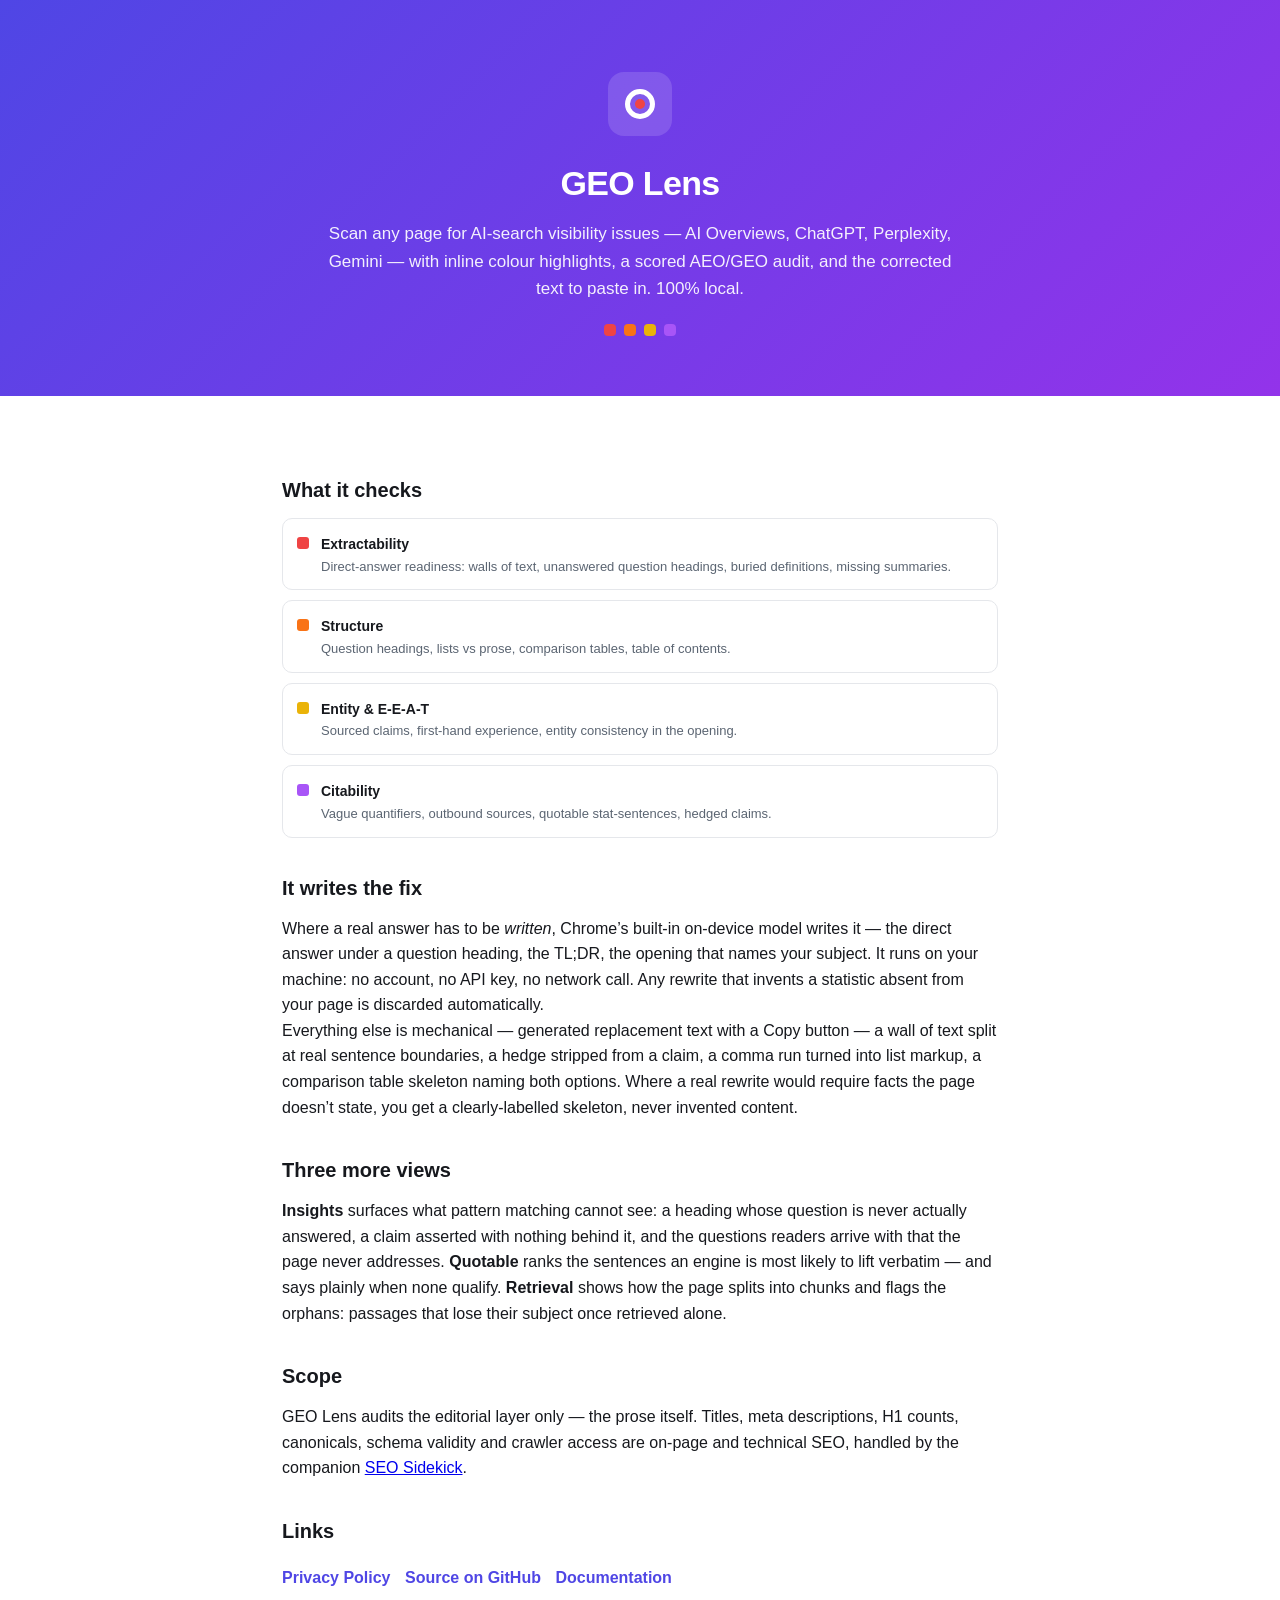
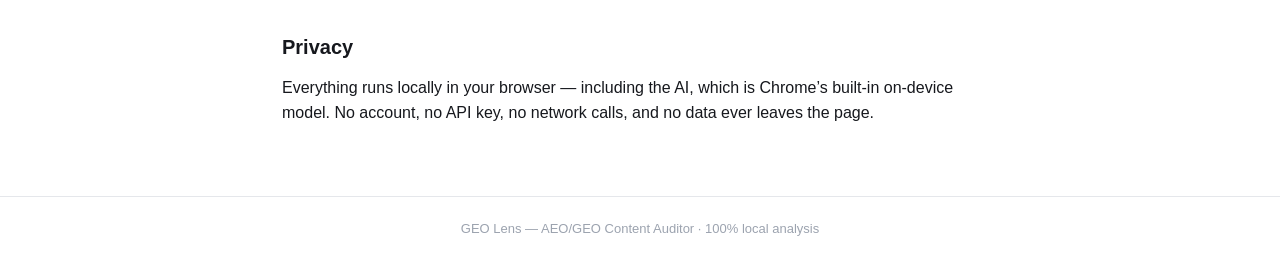
<file: index.html>
<!doctype html>
<html lang="en">
<head>
  <meta charset="utf-8">
  <meta name="viewport" content="width=device-width, initial-scale=1">
  <title>GEO Lens — AEO/GEO Content Auditor</title>
  <meta name="description" content="A Chrome extension that scans any page for AI-search visibility issues (AI Overviews, ChatGPT, Perplexity, Gemini) and highlights them inline with a scored AEO/GEO audit. 100% local.">
  <style>
    :root { --red:#EF4444; --orange:#F97316; --yellow:#EAB308; --blue:#3B82F6; --purple:#A855F7; --accent:#4F46E5; }
    * { box-sizing: border-box; margin: 0; padding: 0; }
    body { font-family: -apple-system, BlinkMacSystemFont, 'Segoe UI', Roboto, Helvetica, Arial, sans-serif; color: #16181d; background: #fff; line-height: 1.6; }
    .hero { background: linear-gradient(135deg, #4F46E5, #9333EA); color: #fff; padding: 72px 22px 60px; text-align: center; }
    .logo { width: 64px; height: 64px; border-radius: 16px; background: rgba(255,255,255,.14); display: inline-flex; align-items: center; justify-content: center; margin-bottom: 20px; }
    .logo .lens { width: 30px; height: 30px; border: 5px solid #fff; border-radius: 50%; position: relative; }
    .logo .lens::after { content: ''; position: absolute; width: 10px; height: 10px; background: var(--red); border-radius: 50%; top: 5px; left: 5px; }
    h1 { font-size: 34px; letter-spacing: -0.02em; }
    .tag { font-size: 17px; opacity: .92; margin-top: 10px; max-width: 640px; margin-left: auto; margin-right: auto; }
    .dots { margin-top: 22px; display: flex; gap: 8px; justify-content: center; }
    .dots i { width: 12px; height: 12px; border-radius: 4px; display: inline-block; }
    .wrap { max-width: 760px; margin: 0 auto; padding: 44px 22px 70px; }
    h2 { font-size: 20px; margin: 34px 0 12px; }
    .cats { display: grid; gap: 10px; }
    .cat { display: flex; gap: 12px; align-items: flex-start; border: 1px solid #e5e7eb; border-radius: 10px; padding: 12px 14px; }
    .cat .sw { width: 12px; height: 12px; border-radius: 3px; margin-top: 6px; flex: 0 0 auto; }
    .cat b { font-size: 14px; } .cat p { font-size: 13px; color: #5b6572; }
    .links a { display: inline-block; margin: 6px 10px 6px 0; color: var(--accent); font-weight: 600; text-decoration: none; }
    .links a:hover { text-decoration: underline; }
    footer { border-top: 1px solid #e5e7eb; padding: 22px; text-align: center; color: #9ca3af; font-size: 13px; }
    @media (prefers-color-scheme: dark) {
      body { background: #0f1115; color: #e5e7eb; }
      .cat { border-color: #232a36; } .cat p { color: #9aa4b2; }
      footer { border-color: #232a36; }
    }
  </style>
</head>
<body>
  <div class="hero">
    <div class="logo"><span class="lens"></span></div>
    <h1>GEO Lens</h1>
    <p class="tag">Scan any page for AI-search visibility issues — AI Overviews, ChatGPT, Perplexity, Gemini — with inline colour highlights, a scored AEO/GEO audit, and the corrected text to paste in. 100% local.</p>
    <div class="dots">
      <i style="background:var(--red)"></i><i style="background:var(--orange)"></i>
      <i style="background:var(--yellow)"></i><i style="background:var(--purple)"></i>
    </div>
  </div>

  <div class="wrap">
    <h2>What it checks</h2>
    <div class="cats">
      <div class="cat"><span class="sw" style="background:var(--red)"></span><div><b>Extractability</b><p>Direct-answer readiness: walls of text, unanswered question headings, buried definitions, missing summaries.</p></div></div>
      <div class="cat"><span class="sw" style="background:var(--orange)"></span><div><b>Structure</b><p>Question headings, lists vs prose, comparison tables, table of contents.</p></div></div>
      <div class="cat"><span class="sw" style="background:var(--yellow)"></span><div><b>Entity &amp; E-E-A-T</b><p>Sourced claims, first-hand experience, entity consistency in the opening.</p></div></div>
      <div class="cat"><span class="sw" style="background:var(--purple)"></span><div><b>Citability</b><p>Vague quantifiers, outbound sources, quotable stat-sentences, hedged claims.</p></div></div>
    </div>

    <h2>It writes the fix</h2>
    <p>Where a real answer has to be <i>written</i>, Chrome&rsquo;s built-in on-device model writes it &mdash; the direct answer under a question heading, the TL;DR, the opening that names your subject. It runs on your machine: no account, no API key, no network call. Any rewrite that invents a statistic absent from your page is discarded automatically.</p>
    <p>Everything else is mechanical &mdash; generated replacement text with a Copy button — a wall of text split at real sentence boundaries, a hedge stripped from a claim, a comma run turned into list markup, a comparison table skeleton naming both options. Where a real rewrite would require facts the page doesn&rsquo;t state, you get a clearly-labelled skeleton, never invented content.</p>

    <h2>Three more views</h2>
    <p><b>Insights</b> surfaces what pattern matching cannot see: a heading whose question is never actually answered, a claim asserted with nothing behind it, and the questions readers arrive with that the page never addresses. <b>Quotable</b> ranks the sentences an engine is most likely to lift verbatim — and says plainly when none qualify. <b>Retrieval</b> shows how the page splits into chunks and flags the orphans: passages that lose their subject once retrieved alone.</p>

    <h2>Scope</h2>
    <p>GEO Lens audits the editorial layer only — the prose itself. Titles, meta descriptions, H1 counts, canonicals, schema validity and crawler access are on-page and technical SEO, handled by the companion <a href="https://github.com/bobadesiddesh1-cmyk/seo-sidekick">SEO Sidekick</a>.</p>

    <h2>Links</h2>
    <p class="links">
      <a href="./store/privacy-policy.html">Privacy Policy</a>
      <a href="https://github.com/bobadesiddesh1-cmyk/seo-ce-aeo-geo-checker">Source on GitHub</a>
      <a href="./geo-lens/README.md">Documentation</a>
    </p>

    <h2>Privacy</h2>
    <p>Everything runs locally in your browser &mdash; including the AI, which is Chrome&rsquo;s built-in on-device model. No account, no API key, no network calls, and no data ever leaves the page.</p>
  </div>

  <footer>GEO Lens — AEO/GEO Content Auditor · 100% local analysis</footer>
</body>
</html>
</file>
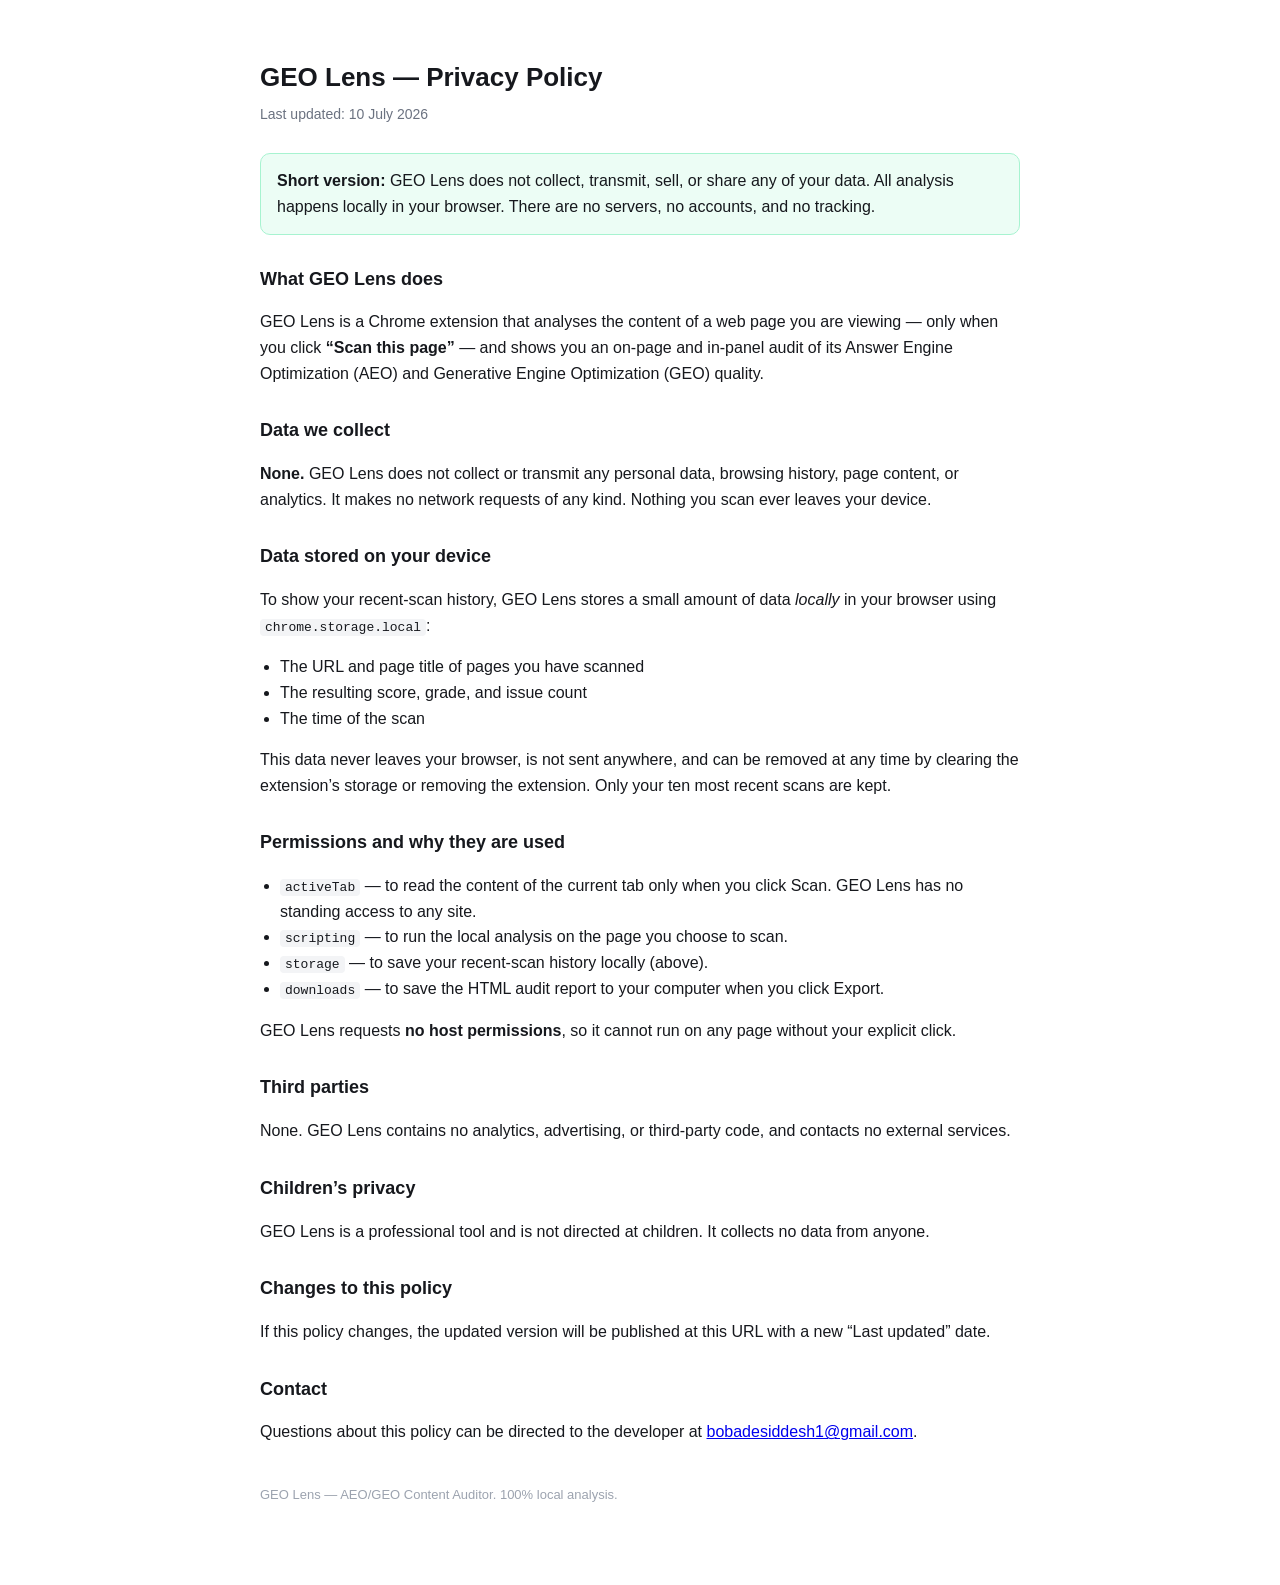
<file: store/privacy-policy.html>
<!doctype html>
<html lang="en">
<head>
  <meta charset="utf-8">
  <meta name="viewport" content="width=device-width, initial-scale=1">
  <title>GEO Lens — Privacy Policy</title>
  <style>
    body { max-width: 760px; margin: 0 auto; padding: 40px 22px 80px; font-family: -apple-system, BlinkMacSystemFont, 'Segoe UI', Roboto, Helvetica, Arial, sans-serif; color: #16181d; line-height: 1.6; }
    h1 { font-size: 26px; margin-bottom: 4px; }
    .sub { color: #6b7280; font-size: 14px; margin-bottom: 28px; }
    h2 { font-size: 18px; margin-top: 30px; }
    code { background: #f3f4f6; padding: 1px 5px; border-radius: 4px; font-size: 13px; }
    ul { padding-left: 20px; }
    .box { background: #ecfdf5; border: 1px solid #a7f3d0; border-radius: 10px; padding: 14px 16px; margin: 20px 0; }
    footer { margin-top: 40px; color: #9ca3af; font-size: 13px; }
    @media (prefers-color-scheme: dark) {
      body { background: #0f1115; color: #e5e7eb; }
      code { background: #1f2430; }
      .box { background: #06281f; border-color: #0f5132; }
    }
  </style>
</head>
<body>
  <h1>GEO Lens — Privacy Policy</h1>
  <div class="sub">Last updated: 10 July 2026</div>

  <div class="box">
    <strong>Short version:</strong> GEO Lens does not collect, transmit, sell, or
    share any of your data. All analysis happens locally in your browser. There
    are no servers, no accounts, and no tracking.
  </div>

  <h2>What GEO Lens does</h2>
  <p>
    GEO Lens is a Chrome extension that analyses the content of a web page you
    are viewing — only when you click <strong>“Scan this page”</strong> — and
    shows you an on-page and in-panel audit of its Answer Engine Optimization
    (AEO) and Generative Engine Optimization (GEO) quality.
  </p>

  <h2>Data we collect</h2>
  <p><strong>None.</strong> GEO Lens does not collect or transmit any personal
  data, browsing history, page content, or analytics. It makes no network
  requests of any kind. Nothing you scan ever leaves your device.</p>

  <h2>Data stored on your device</h2>
  <p>
    To show your recent-scan history, GEO Lens stores a small amount of data
    <em>locally</em> in your browser using <code>chrome.storage.local</code>:
  </p>
  <ul>
    <li>The URL and page title of pages you have scanned</li>
    <li>The resulting score, grade, and issue count</li>
    <li>The time of the scan</li>
  </ul>
  <p>
    This data never leaves your browser, is not sent anywhere, and can be
    removed at any time by clearing the extension’s storage or removing the
    extension. Only your ten most recent scans are kept.
  </p>

  <h2>Permissions and why they are used</h2>
  <ul>
    <li><code>activeTab</code> — to read the content of the current tab only when
      you click Scan. GEO Lens has no standing access to any site.</li>
    <li><code>scripting</code> — to run the local analysis on the page you choose
      to scan.</li>
    <li><code>storage</code> — to save your recent-scan history locally (above).</li>
    <li><code>downloads</code> — to save the HTML audit report to your computer
      when you click Export.</li>
  </ul>
  <p>GEO Lens requests <strong>no host permissions</strong>, so it cannot run on
  any page without your explicit click.</p>

  <h2>Third parties</h2>
  <p>None. GEO Lens contains no analytics, advertising, or third-party code, and
  contacts no external services.</p>

  <h2>Children’s privacy</h2>
  <p>GEO Lens is a professional tool and is not directed at children. It collects
  no data from anyone.</p>

  <h2>Changes to this policy</h2>
  <p>If this policy changes, the updated version will be published at this URL
  with a new “Last updated” date.</p>

  <h2>Contact</h2>
  <p>Questions about this policy can be directed to the developer at
  <a href="mailto:bobadesiddesh1@gmail.com">bobadesiddesh1@gmail.com</a>.</p>

  <footer>GEO Lens — AEO/GEO Content Auditor. 100% local analysis.</footer>
</body>
</html>
</file>
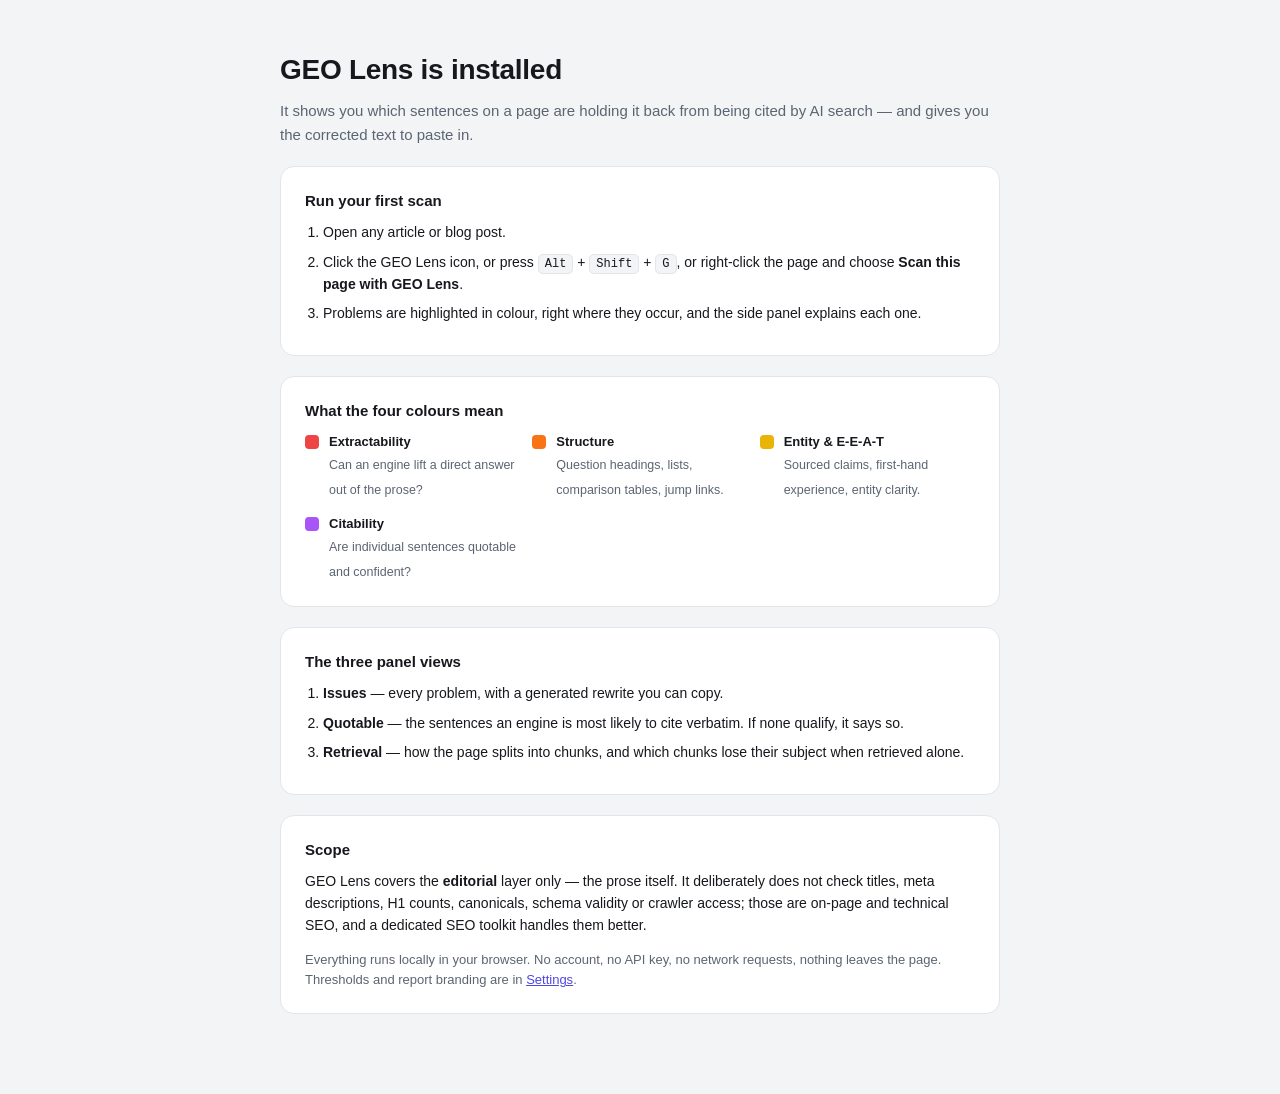
<file: geo-lens/onboarding/welcome.html>
<!doctype html>
<html lang="en">
<head>
  <meta charset="utf-8">
  <meta name="viewport" content="width=device-width, initial-scale=1">
  <title>Welcome to GEO Lens</title>
  <style>
    :root { --bg:#f3f4f6; --card:#fff; --text:#16181d; --dim:#5b6572; --border:#e2e5ea; --accent:#4F46E5; }
    @media (prefers-color-scheme: dark) {
      :root { --bg:#101216; --card:#181b21; --text:#eceef2; --dim:#9aa4b2; --border:#2c313b; }
    }
    * { box-sizing:border-box; margin:0; padding:0; }
    body { background:var(--bg); color:var(--text); line-height:1.55;
      font-family:'Inter',-apple-system,BlinkMacSystemFont,'Segoe UI',Roboto,Helvetica,Arial,sans-serif;
      padding:48px 20px 80px; }
    .wrap { max-width:720px; margin:0 auto; }
    h1 { font-size:28px; letter-spacing:-0.01em; }
    .sub { color:var(--dim); font-size:15px; margin-top:8px; }
    .card { background:var(--card); border:1px solid var(--border); border-radius:14px; padding:22px 24px; margin-top:20px; }
    h2 { font-size:15px; margin-bottom:10px; }
    ol { margin-left:18px; }
    li { margin-bottom:8px; font-size:14px; }
    .legend { display:grid; grid-template-columns:repeat(auto-fit,minmax(200px,1fr)); gap:12px; margin-top:6px; }
    .cat { display:flex; gap:10px; align-items:flex-start; }
    .sw { width:14px; height:14px; border-radius:4px; flex:0 0 auto; margin-top:3px; }
    .cat b { font-size:13px; display:block; }
    .cat span { font-size:12.5px; color:var(--dim); }
    .kbd { font-family:ui-monospace,SFMono-Regular,Menlo,Consolas,monospace; font-size:12px;
      border:1px solid var(--border); border-radius:5px; padding:2px 6px; background:var(--bg); }
    .note { font-size:13px; color:var(--dim); margin-top:14px; }
    a { color:var(--accent); }
  </style>
</head>
<body>
<div class="wrap">
  <h1>GEO Lens is installed</h1>
  <p class="sub">It shows you which sentences on a page are holding it back from being cited by AI search — and gives you the corrected text to paste in.</p>

  <div class="card">
    <h2>Run your first scan</h2>
    <ol>
      <li>Open any article or blog post.</li>
      <li>Click the GEO Lens icon, or press <span class="kbd">Alt</span> + <span class="kbd">Shift</span> + <span class="kbd">G</span>, or right-click the page and choose <b>Scan this page with GEO Lens</b>.</li>
      <li>Problems are highlighted in colour, right where they occur, and the side panel explains each one.</li>
    </ol>
  </div>

  <div class="card">
    <h2>What the four colours mean</h2>
    <div class="legend">
      <div class="cat"><span class="sw" style="background:#EF4444"></span><div><b>Extractability</b><span>Can an engine lift a direct answer out of the prose?</span></div></div>
      <div class="cat"><span class="sw" style="background:#F97316"></span><div><b>Structure</b><span>Question headings, lists, comparison tables, jump links.</span></div></div>
      <div class="cat"><span class="sw" style="background:#EAB308"></span><div><b>Entity &amp; E-E-A-T</b><span>Sourced claims, first-hand experience, entity clarity.</span></div></div>
      <div class="cat"><span class="sw" style="background:#A855F7"></span><div><b>Citability</b><span>Are individual sentences quotable and confident?</span></div></div>
    </div>
  </div>

  <div class="card">
    <h2>The three panel views</h2>
    <ol>
      <li><b>Issues</b> — every problem, with a generated rewrite you can copy.</li>
      <li><b>Quotable</b> — the sentences an engine is most likely to cite verbatim. If none qualify, it says so.</li>
      <li><b>Retrieval</b> — how the page splits into chunks, and which chunks lose their subject when retrieved alone.</li>
    </ol>
  </div>

  <div class="card">
    <h2>Scope</h2>
    <p style="font-size:14px">GEO Lens covers the <b>editorial</b> layer only — the prose itself. It deliberately does not check titles, meta descriptions, H1 counts, canonicals, schema validity or crawler access; those are on-page and technical SEO, and a dedicated SEO toolkit handles them better.</p>
    <p class="note">Everything runs locally in your browser. No account, no API key, no network requests, nothing leaves the page. Thresholds and report branding are in <a href="../options/options.html">Settings</a>.</p>
  </div>
</div>
</body>
</html>
</file>
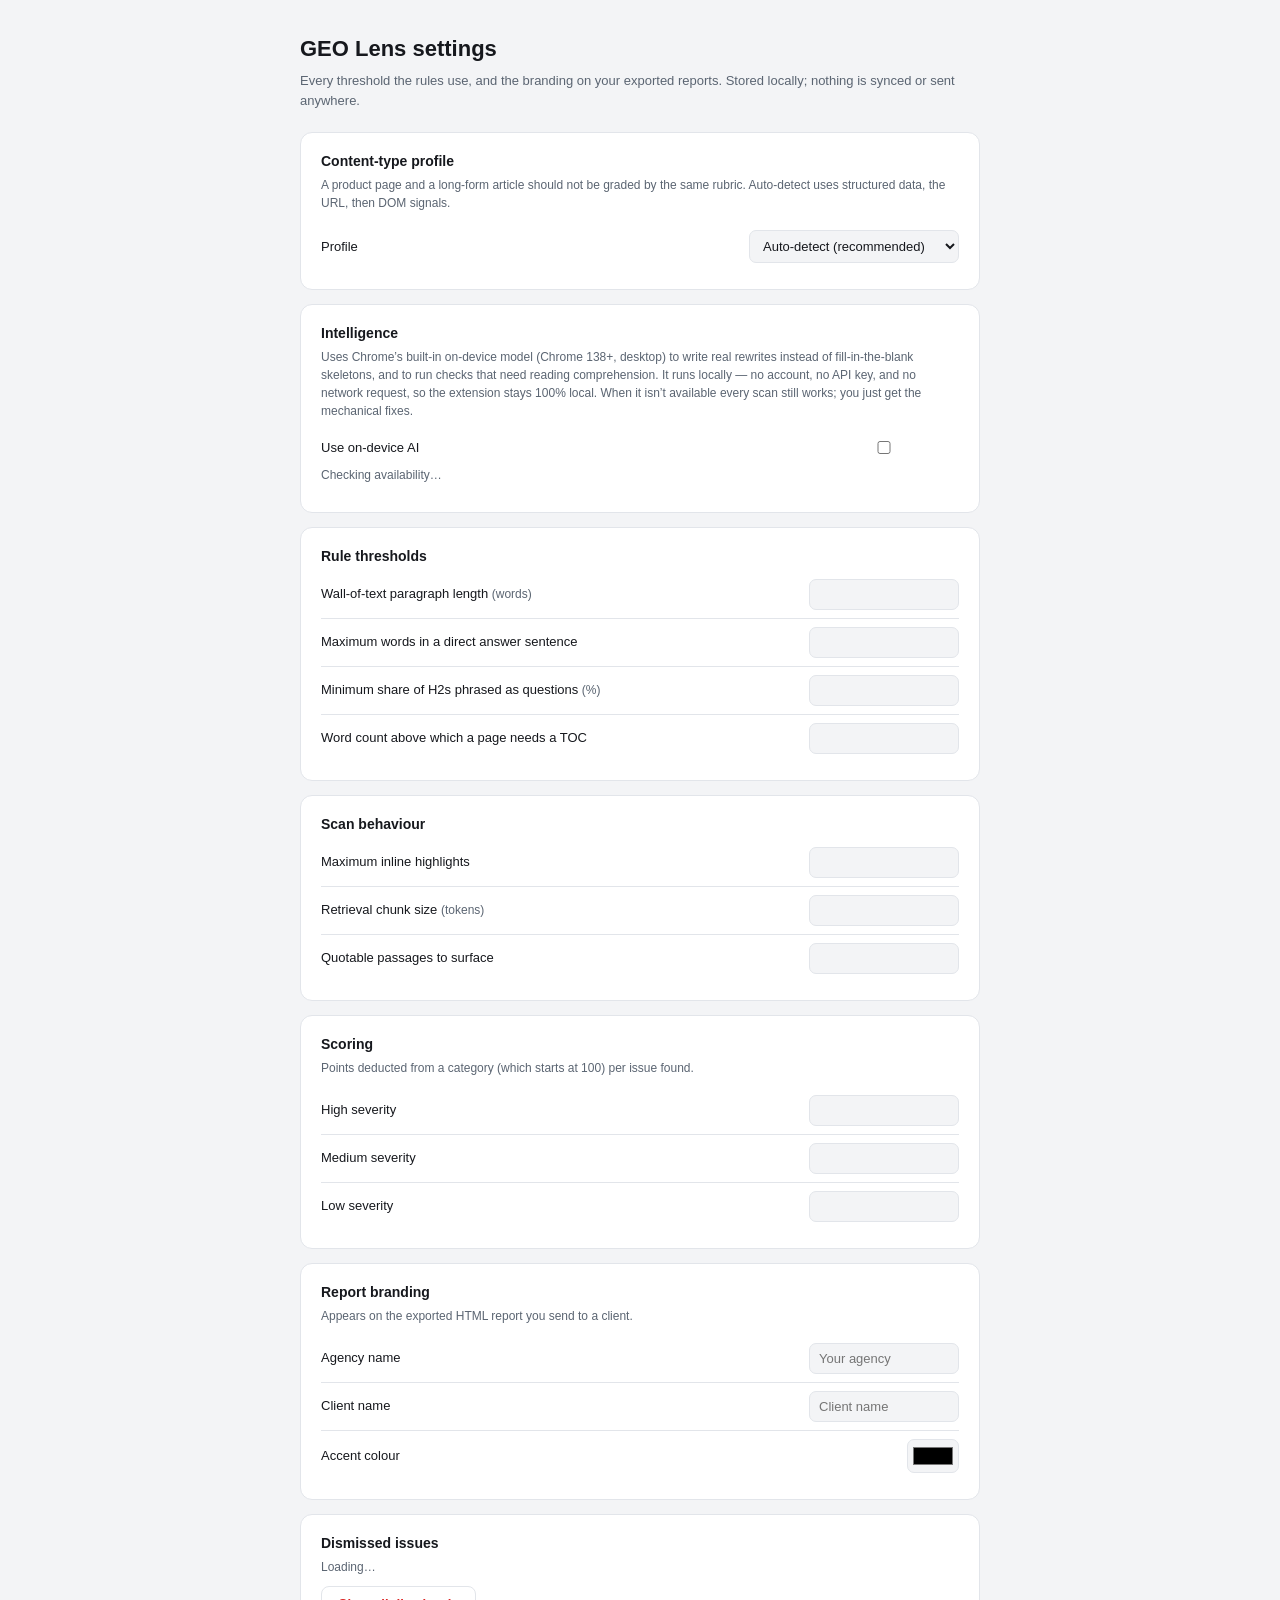
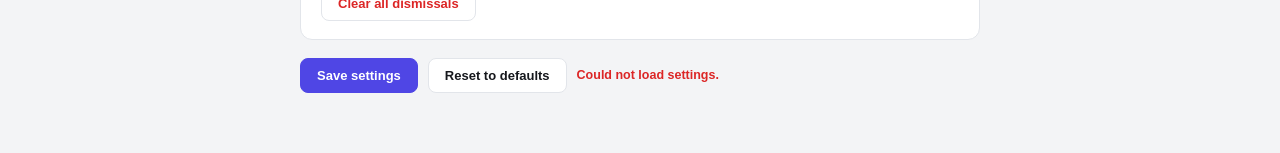
<file: geo-lens/options/options.html>
<!doctype html>
<html lang="en">
<head>
  <meta charset="utf-8">
  <meta name="viewport" content="width=device-width, initial-scale=1">
  <link rel="stylesheet" href="options.css">
  <title>GEO Lens — Settings</title>
</head>
<body>
<main class="wrap">
  <header class="head">
    <h1>GEO Lens settings</h1>
    <p>Every threshold the rules use, and the branding on your exported reports. Stored locally; nothing is synced or sent anywhere.</p>
  </header>

  <section class="card">
    <h2>Content-type profile</h2>
    <p class="hint">A product page and a long-form article should not be graded by the same rubric. Auto-detect uses structured data, the URL, then DOM signals.</p>
    <label class="row">
      <span class="lbl">Profile</span>
      <select id="profile">
        <option value="auto">Auto-detect (recommended)</option>
        <option value="article">Always Article</option>
        <option value="product">Always Product page</option>
        <option value="docs">Always Documentation</option>
        <option value="homepage">Always Homepage</option>
      </select>
    </label>
  </section>

  <section class="card">
    <h2>Intelligence</h2>
    <p class="hint">Uses Chrome&rsquo;s built-in on-device model (Chrome 138+, desktop) to write real
      rewrites instead of fill-in-the-blank skeletons, and to run checks that need reading
      comprehension. It runs locally &mdash; no account, no API key, and no network request, so the
      extension stays 100% local. When it isn&rsquo;t available every scan still works; you just get
      the mechanical fixes.</p>
    <label class="row">
      <span class="lbl">Use on-device AI</span>
      <input type="checkbox" id="ai">
    </label>
    <p class="hint" id="aiStatus">Checking availability&hellip;</p>
  </section>

  <section class="card">
    <h2>Rule thresholds</h2>
    <label class="row">
      <span class="lbl">Wall-of-text paragraph length <em>(words)</em></span>
      <input type="number" id="longParagraphWords" min="40" max="500" step="5">
    </label>
    <label class="row">
      <span class="lbl">Maximum words in a direct answer sentence</span>
      <input type="number" id="answerSentenceWords" min="10" max="80" step="1">
    </label>
    <label class="row">
      <span class="lbl">Minimum share of H2s phrased as questions <em>(%)</em></span>
      <input type="number" id="questionHeadingRatio" min="0" max="100" step="5">
    </label>
    <label class="row">
      <span class="lbl">Word count above which a page needs a TOC</span>
      <input type="number" id="tocMinWords" min="300" max="10000" step="100">
    </label>
  </section>

  <section class="card">
    <h2>Scan behaviour</h2>
    <label class="row">
      <span class="lbl">Maximum inline highlights</span>
      <input type="number" id="maxHighlights" min="10" max="300" step="10">
    </label>
    <label class="row">
      <span class="lbl">Retrieval chunk size <em>(tokens)</em></span>
      <input type="number" id="chunkTokens" min="100" max="2000" step="50">
    </label>
    <label class="row">
      <span class="lbl">Quotable passages to surface</span>
      <input type="number" id="quotableCount" min="1" max="20" step="1">
    </label>
  </section>

  <section class="card">
    <h2>Scoring</h2>
    <p class="hint">Points deducted from a category (which starts at 100) per issue found.</p>
    <label class="row">
      <span class="lbl">High severity</span>
      <input type="number" id="dedHigh" min="1" max="50" step="1">
    </label>
    <label class="row">
      <span class="lbl">Medium severity</span>
      <input type="number" id="dedMedium" min="1" max="50" step="1">
    </label>
    <label class="row">
      <span class="lbl">Low severity</span>
      <input type="number" id="dedLow" min="1" max="50" step="1">
    </label>
  </section>

  <section class="card">
    <h2>Report branding</h2>
    <p class="hint">Appears on the exported HTML report you send to a client.</p>
    <label class="row">
      <span class="lbl">Agency name</span>
      <input type="text" id="agency" placeholder="Your agency" maxlength="60">
    </label>
    <label class="row">
      <span class="lbl">Client name</span>
      <input type="text" id="client" placeholder="Client name" maxlength="60">
    </label>
    <label class="row">
      <span class="lbl">Accent colour</span>
      <input type="color" id="accent">
    </label>
  </section>

  <section class="card">
    <h2>Dismissed issues</h2>
    <p class="hint" id="dismissSummary">Loading…</p>
    <button id="clearDismissals" class="btn danger">Clear all dismissals</button>
  </section>

  <div class="actions">
    <button id="save" class="btn primary">Save settings</button>
    <button id="reset" class="btn">Reset to defaults</button>
    <span id="status" class="status"></span>
  </div>
</main>
<script src="options.js"></script>
</body>
</html>
</file>
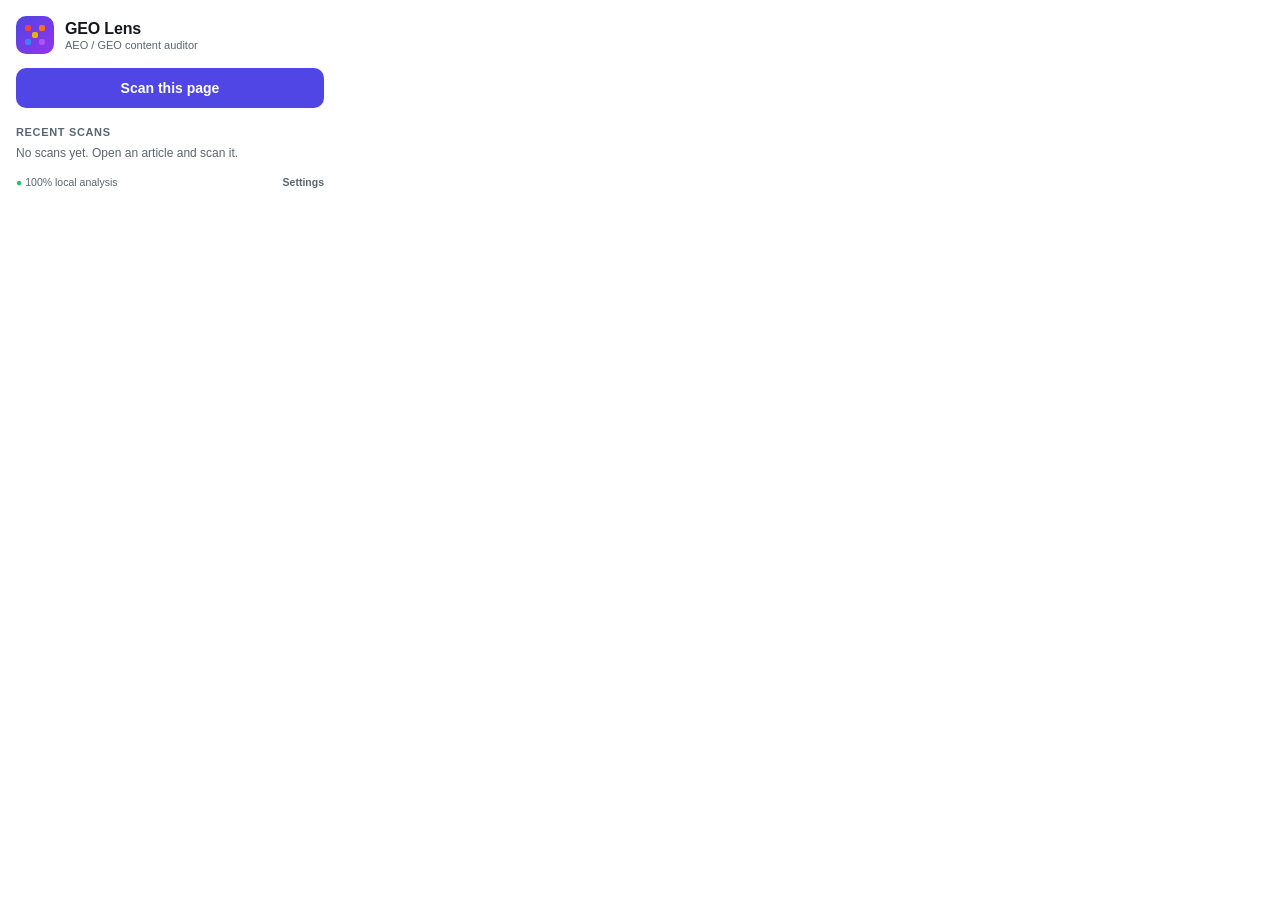
<file: geo-lens/popup/popup.html>
<!doctype html>
<html lang="en">
<head>
  <meta charset="utf-8">
  <meta name="viewport" content="width=device-width, initial-scale=1">
  <link rel="stylesheet" href="popup.css">
  <title>GEO Lens</title>
</head>
<body>
  <header class="top">
    <div class="logo" aria-hidden="true">
      <span class="dot d1"></span><span class="dot d2"></span><span class="dot d3"></span>
      <span class="dot d4"></span><span class="dot d5"></span>
    </div>
    <div class="titles">
      <h1>GEO Lens</h1>
      <p>AEO / GEO content auditor</p>
    </div>
  </header>

  <section id="current" class="current hidden">
    <div class="ring" id="ring"><div class="hole"><b id="ringGrade">–</b><span id="ringScore"></span></div></div>
    <div class="current-meta">
      <div class="lbl">Last score for this page</div>
      <div class="ttl" id="currentTitle"></div>
      <div class="when" id="currentWhen"></div>
      <div class="badges" id="currentBadges"></div>
    </div>
  </section>

  <button id="scanBtn" class="scan">Scan this page</button>
  <div id="status" class="status hidden"></div>

  <section class="recent">
    <h2>Recent scans</h2>
    <ul id="recentList" class="recent-list"></ul>
    <p id="recentEmpty" class="recent-empty">No scans yet. Open an article and scan it.</p>
  </section>

  <footer class="foot">
    <span><span class="lock">●</span> 100% local analysis</span>
    <a href="#" id="openOptions" class="opt-link">Settings</a>
  </footer>

  <script src="popup.js"></script>
</body>
</html>
</file>
<file: geo-lens/options/options.css>
:root {
  --bg: #f3f4f6;
  --card: #ffffff;
  --text: #16181d;
  --dim: #5b6572;
  --border: #e2e5ea;
  --accent: #4F46E5;
}
@media (prefers-color-scheme: dark) {
  :root { --bg: #101216; --card: #181b21; --text: #eceef2; --dim: #9aa4b2; --border: #2c313b; }
}
* { box-sizing: border-box; margin: 0; padding: 0; }
body {
  background: var(--bg);
  color: var(--text);
  font-family: 'Inter', -apple-system, BlinkMacSystemFont, 'Segoe UI', Roboto, Helvetica, Arial, sans-serif;
  line-height: 1.5;
  padding: 32px 20px 60px;
}
.wrap { max-width: 680px; margin: 0 auto; }
.head { margin-bottom: 22px; }
.head h1 { font-size: 22px; }
.head p { color: var(--dim); font-size: 13px; margin-top: 6px; }
.card {
  background: var(--card);
  border: 1px solid var(--border);
  border-radius: 12px;
  padding: 18px 20px;
  margin-bottom: 14px;
}
.card h2 { font-size: 14px; margin-bottom: 4px; }
.hint { font-size: 12px; color: var(--dim); margin-bottom: 10px; }
.row {
  display: flex;
  align-items: center;
  gap: 14px;
  padding: 8px 0;
  border-top: 1px solid var(--border);
}
.card h2 + .row, .hint + .row { border-top: none; }
.lbl { flex: 1 1 auto; font-size: 13px; }
.lbl em { color: var(--dim); font-style: normal; font-size: 12px; }
input, select {
  flex: 0 0 auto;
  width: 150px;
  padding: 7px 9px;
  border: 1px solid var(--border);
  border-radius: 7px;
  background: var(--bg);
  color: var(--text);
  font-family: inherit;
  font-size: 13px;
}
input[type="color"] { width: 52px; padding: 3px; height: 34px; }
select { width: 210px; }
.actions { display: flex; align-items: center; gap: 10px; margin-top: 18px; }
.btn {
  padding: 9px 16px;
  border-radius: 8px;
  border: 1px solid var(--border);
  background: var(--card);
  color: var(--text);
  font-family: inherit;
  font-size: 13px;
  font-weight: 600;
  cursor: pointer;
}
.btn:hover { border-color: var(--dim); }
.btn.primary { background: var(--accent); border-color: var(--accent); color: #fff; }
.btn.primary:hover { background: #4338ca; }
.btn.danger { color: #dc2626; }
.status { font-size: 12.5px; font-weight: 600; }
.status.ok { color: #16a34a; }
.status.err { color: #dc2626; }
</file>
<file: geo-lens/popup/popup.css>
:root {
  --red: #EF4444;
  --orange: #F97316;
  --yellow: #EAB308;
  --blue: #3B82F6;
  --purple: #A855F7;
  --bg: #ffffff;
  --bg-elev: #f6f7f9;
  --bg-elev2: #eef0f3;
  --text: #16181d;
  --text-dim: #5b6572;
  --border: #e2e5ea;
  --accent: #4F46E5;
}
@media (prefers-color-scheme: dark) {
  :root {
    --bg: #15171c;
    --bg-elev: #1d2027;
    --bg-elev2: #262a33;
    --text: #eceef2;
    --text-dim: #9aa4b2;
    --border: #2c313b;
  }
}

* { box-sizing: border-box; margin: 0; padding: 0; }
body {
  width: 340px;
  font-family: 'Inter', -apple-system, BlinkMacSystemFont, 'Segoe UI', Roboto, Helvetica, Arial, sans-serif;
  background: var(--bg);
  color: var(--text);
  padding: 16px;
}
.hidden { display: none !important; }

.top { display: flex; align-items: center; gap: 11px; margin-bottom: 14px; }
.logo {
  width: 38px; height: 38px; border-radius: 10px;
  background: linear-gradient(135deg, #4F46E5, #9333EA);
  position: relative; flex: 0 0 auto;
}
.logo .dot { position: absolute; width: 6px; height: 6px; border-radius: 2px; }
.logo .d1 { background: var(--red); top: 9px; left: 9px; }
.logo .d2 { background: var(--orange); top: 9px; left: 23px; }
.logo .d3 { background: var(--yellow); top: 16px; left: 16px; }
.logo .d4 { background: var(--blue); top: 23px; left: 9px; }
.logo .d5 { background: var(--purple); top: 23px; left: 23px; }
.titles h1 { font-size: 16px; font-weight: 700; letter-spacing: -0.01em; }
.titles p { font-size: 11px; color: var(--text-dim); margin-top: 1px; }

.current {
  display: flex; gap: 13px; align-items: center;
  background: var(--bg-elev); border: 1px solid var(--border);
  border-radius: 12px; padding: 13px; margin-bottom: 12px;
}
.ring {
  width: 54px; height: 54px; border-radius: 50%; position: relative; flex: 0 0 auto;
  background: conic-gradient(var(--accent) 0deg, var(--bg-elev2) 0deg);
}
.ring .hole {
  position: absolute; inset: 5px; border-radius: 50%; background: var(--bg-elev);
  display: flex; flex-direction: column; align-items: center; justify-content: center;
}
.ring .hole b { font-size: 17px; line-height: 1; }
.ring .hole span { font-size: 9px; color: var(--text-dim); margin-top: 1px; }
.current-meta { min-width: 0; }
.current-meta .lbl { font-size: 10px; text-transform: uppercase; letter-spacing: 0.06em; color: var(--text-dim); font-weight: 700; }
.current-meta .ttl { font-size: 13px; font-weight: 600; margin-top: 3px; white-space: nowrap; overflow: hidden; text-overflow: ellipsis; }
.current-meta .when { font-size: 11px; color: var(--text-dim); margin-top: 2px; }

.scan {
  width: 100%; padding: 12px; border: none; border-radius: 10px;
  background: var(--accent); color: #fff; font-size: 14px; font-weight: 700;
  cursor: pointer; font-family: inherit;
}
.scan:hover { background: #4338ca; }
.scan:disabled { opacity: 0.55; cursor: not-allowed; }

.status {
  margin-top: 10px; font-size: 12px; padding: 9px 11px; border-radius: 8px;
  background: var(--bg-elev); border: 1px solid var(--border); color: var(--text-dim);
}
.status.error { background: rgba(239, 68, 68, 0.12); border-color: rgba(239, 68, 68, 0.3); color: #ef4444; }
.status.ok { background: rgba(34, 197, 94, 0.12); border-color: rgba(34, 197, 94, 0.3); color: #16a34a; }

.recent { margin-top: 18px; }
.recent h2 { font-size: 11px; text-transform: uppercase; letter-spacing: 0.06em; color: var(--text-dim); font-weight: 700; margin-bottom: 8px; }
.recent-list { list-style: none; display: flex; flex-direction: column; gap: 6px; }
.recent-item {
  display: flex; align-items: center; gap: 10px; padding: 8px 10px;
  border: 1px solid var(--border); border-radius: 9px; background: var(--bg-elev);
  cursor: pointer;
}
.recent-item:hover { background: var(--bg-elev2); }
.badge {
  flex: 0 0 auto; width: 30px; height: 30px; border-radius: 8px;
  display: flex; align-items: center; justify-content: center;
  font-size: 13px; font-weight: 700; color: #fff;
}
.recent-info { min-width: 0; flex: 1 1 auto; }
.recent-info .r-title { font-size: 12.5px; font-weight: 600; white-space: nowrap; overflow: hidden; text-overflow: ellipsis; }
.recent-info .r-url { font-size: 11px; color: var(--text-dim); white-space: nowrap; overflow: hidden; text-overflow: ellipsis; }
.recent-score { font-size: 12px; color: var(--text-dim); font-weight: 600; }
.recent-empty { font-size: 12px; color: var(--text-dim); }

.foot { margin-top: 16px; font-size: 10.5px; color: var(--text-dim); text-align: center; }
.foot .lock { color: #22c55e; }

/* profile + delta badges, and the settings link */
.badges { display: flex; flex-wrap: wrap; gap: 5px; margin-top: 5px; }
.badge {
  font-size: 10px;
  font-weight: 700;
  padding: 2px 7px;
  border-radius: 999px;
  background: var(--bg-elev2);
  color: var(--text-dim);
}
.badge.profile { background: rgba(79, 70, 229, 0.14); color: #4F46E5; }
.badge.up { background: rgba(34, 197, 94, 0.16); color: #16a34a; }
.badge.down { background: rgba(239, 68, 68, 0.16); color: #dc2626; }
@media (prefers-color-scheme: dark) {
  .badge.profile { color: #a5b4fc; background: rgba(129, 140, 248, 0.18); }
  .badge.up { color: #4ade80; }
  .badge.down { color: #f87171; }
}
.foot { display: flex; justify-content: space-between; align-items: center; gap: 8px; }
.opt-link { color: var(--text-dim); text-decoration: none; font-weight: 600; }
.opt-link:hover { color: #4F46E5; text-decoration: underline; }
</file>
